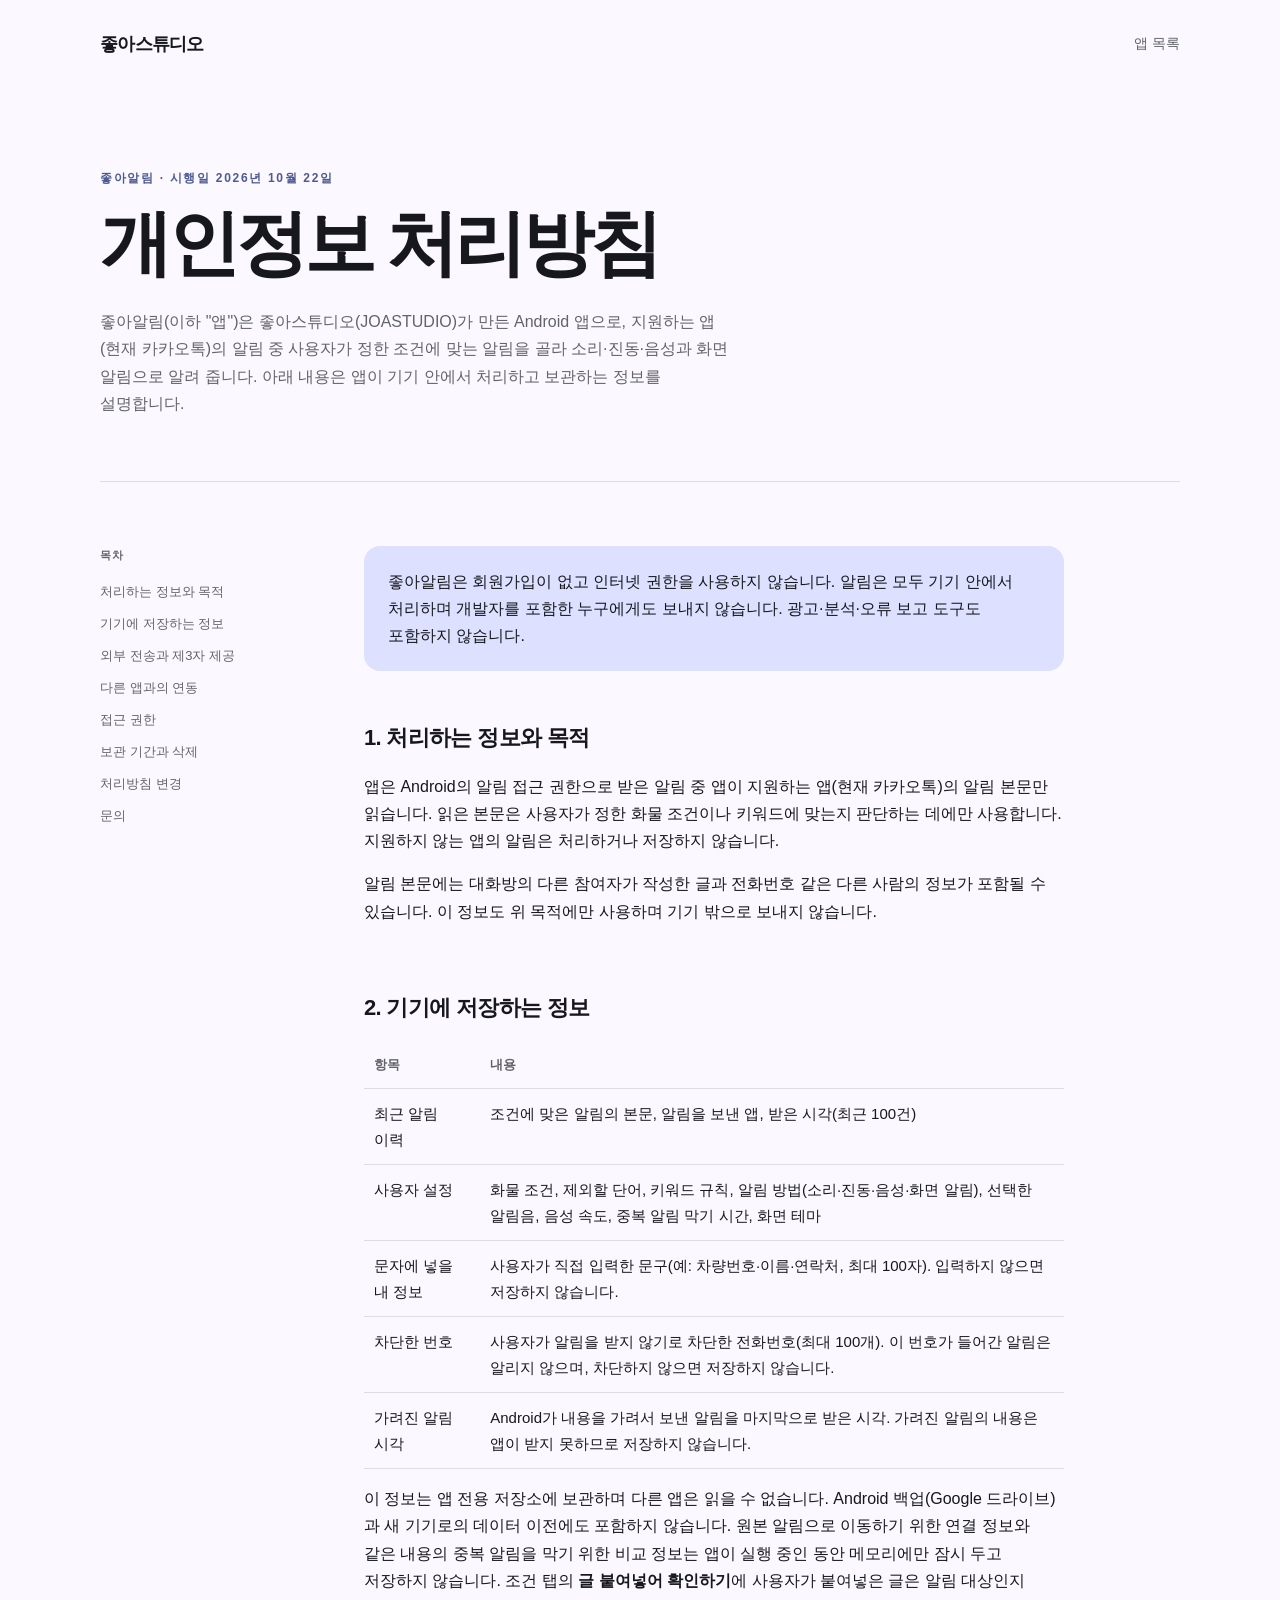
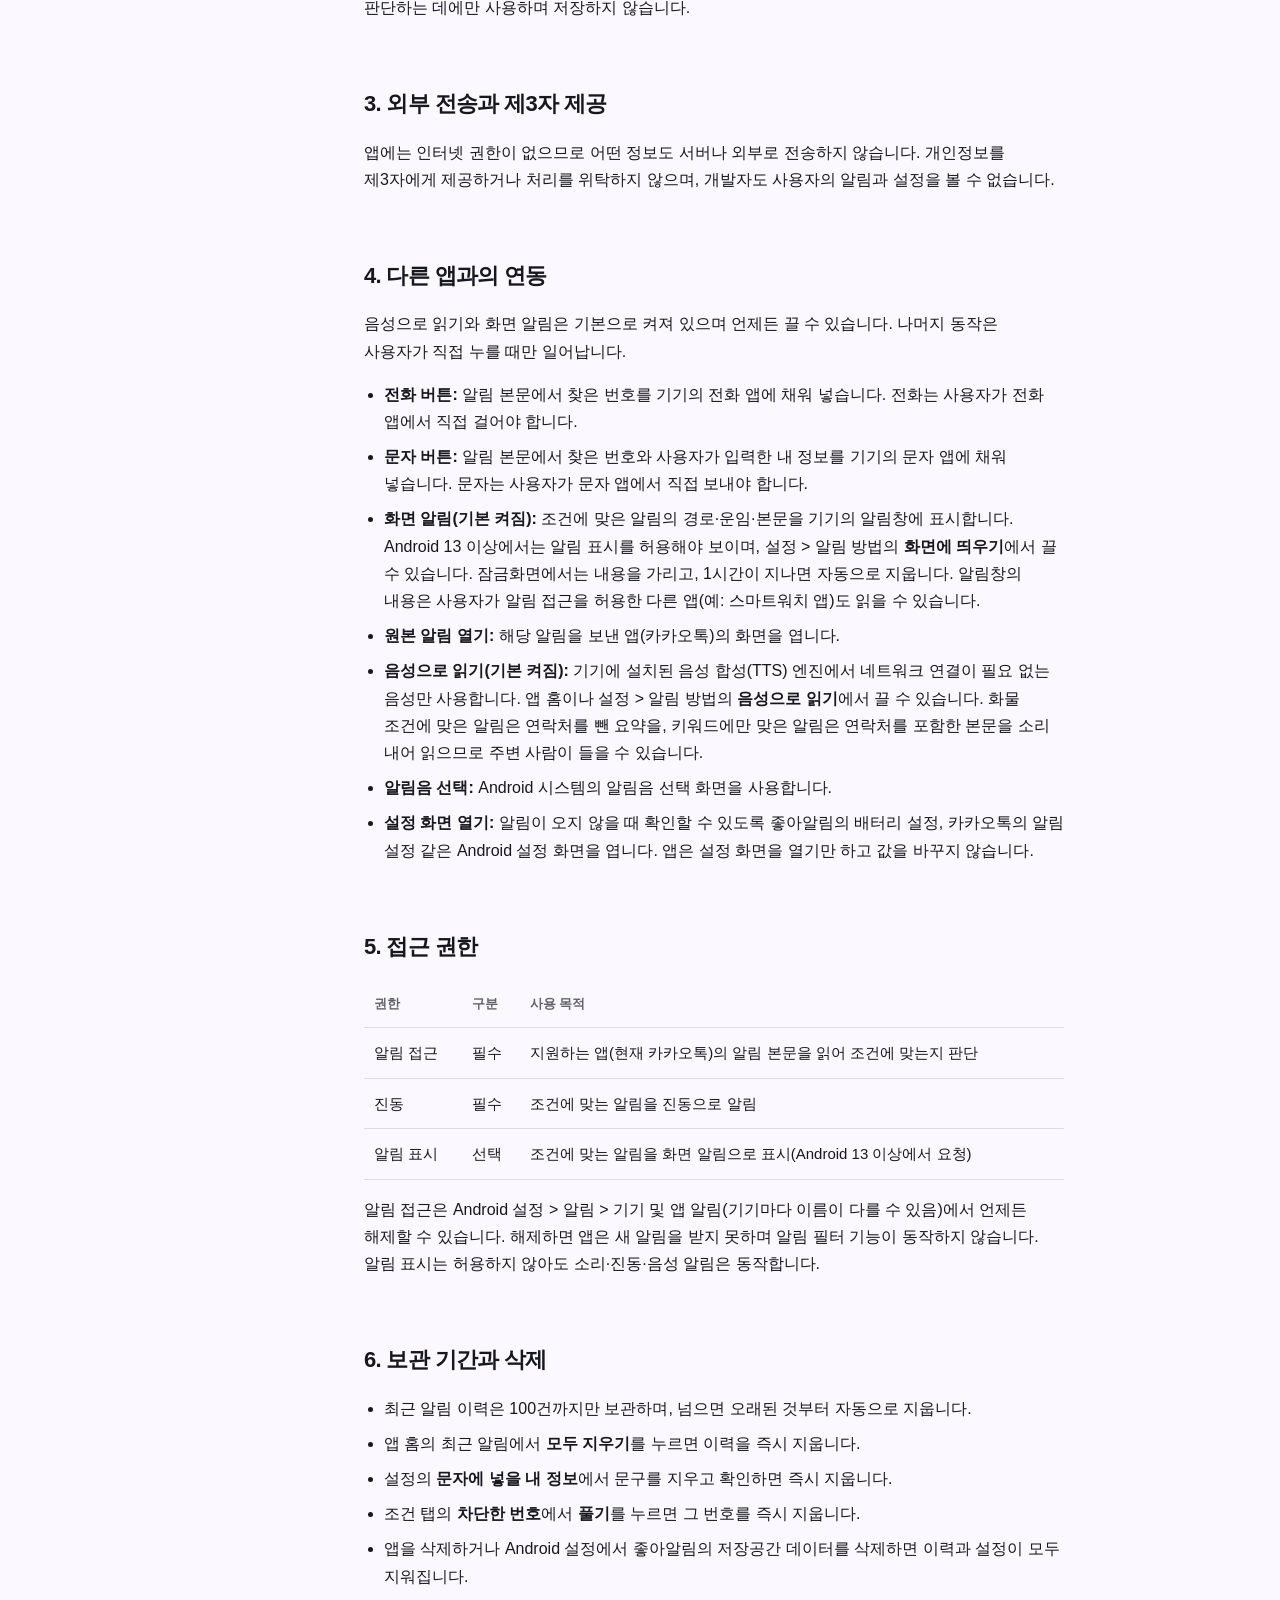
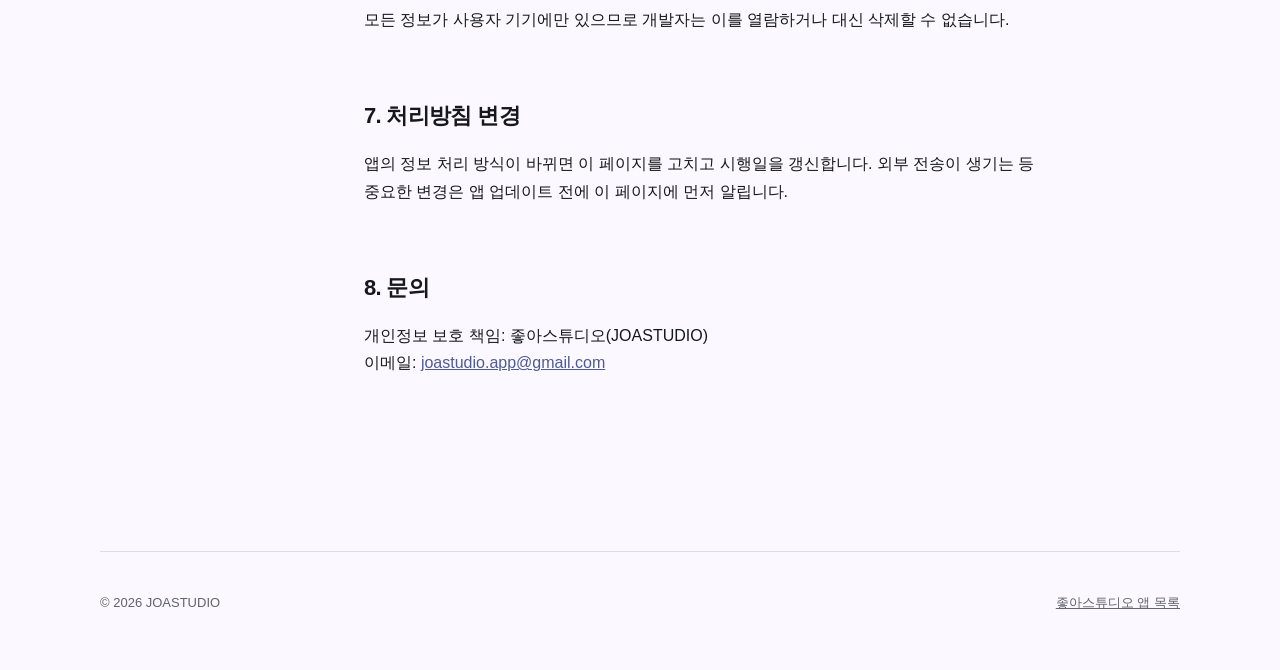
<file: alert/privacy/index.html>
<!doctype html>
<html lang="ko">
<head>
  <meta charset="utf-8">
  <meta name="viewport" content="width=device-width, initial-scale=1">
  <title>개인정보 처리방침 | 좋아알림</title>
  <meta name="description" content="좋아알림이 기기 안에서 처리·보관하는 알림 정보와 접근 권한, 삭제 방법 안내입니다.">
  <link rel="stylesheet" href="/assets/site.css">
</head>
<body>
  <header class="site-header shell">
    <a class="brand" href="/">좋아스튜디오</a>
    <nav aria-label="주요 메뉴">
      <a href="/">앱 목록</a>
    </nav>
  </header>

  <main>
    <header class="page-hero shell">
      <p class="eyebrow">좋아알림 · 시행일 2026년 10월 22일</p>
      <h1>개인정보 처리방침</h1>
      <p>
        좋아알림(이하 "앱")은 좋아스튜디오(JOASTUDIO)가 만든 Android 앱으로,
        지원하는 앱(현재 카카오톡)의 알림 중 사용자가 정한 조건에 맞는 알림을 골라
        소리·진동·음성과 화면 알림으로 알려 줍니다. 아래 내용은 앱이 기기 안에서 처리하고
        보관하는 정보를 설명합니다.
      </p>
    </header>

    <div class="document-layout shell">
      <nav class="document-nav" aria-label="개인정보 처리방침 목차">
        <span>목차</span>
        <a href="#process">처리하는 정보와 목적</a>
        <a href="#storage">기기에 저장하는 정보</a>
        <a href="#transfer">외부 전송과 제3자 제공</a>
        <a href="#integration">다른 앱과의 연동</a>
        <a href="#permissions">접근 권한</a>
        <a href="#retention">보관 기간과 삭제</a>
        <a href="#changes">처리방침 변경</a>
        <a href="#contact">문의</a>
      </nav>

      <article class="document-content">
        <div class="notice-box">
          좋아알림은 회원가입이 없고 인터넷 권한을 사용하지 않습니다. 알림은
          모두 기기 안에서 처리하며 개발자를 포함한 누구에게도 보내지 않습니다.
          광고·분석·오류 보고 도구도 포함하지 않습니다.
        </div>

        <section id="process">
          <h2>1. 처리하는 정보와 목적</h2>
          <p>
            앱은 Android의 알림 접근 권한으로 받은 알림 중 앱이 지원하는
            앱(현재 카카오톡)의 알림 본문만 읽습니다. 읽은 본문은
            사용자가 정한 화물 조건이나 키워드에 맞는지 판단하는 데에만
            사용합니다. 지원하지 않는 앱의 알림은 처리하거나 저장하지 않습니다.
          </p>
          <p>
            알림 본문에는 대화방의 다른 참여자가 작성한 글과 전화번호 같은
            다른 사람의 정보가 포함될 수 있습니다. 이 정보도 위 목적에만
            사용하며 기기 밖으로 보내지 않습니다.
          </p>
        </section>

        <section id="storage">
          <h2>2. 기기에 저장하는 정보</h2>
          <div class="table-wrap">
            <table>
              <thead>
                <tr><th scope="col">항목</th><th scope="col">내용</th></tr>
              </thead>
              <tbody>
                <tr>
                  <td>최근 알림 이력</td>
                  <td>조건에 맞은 알림의 본문, 알림을 보낸 앱, 받은 시각(최근 100건)</td>
                </tr>
                <tr>
                  <td>사용자 설정</td>
                  <td>화물 조건, 제외할 단어, 키워드 규칙, 알림 방법(소리·진동·음성·화면 알림), 선택한 알림음, 음성 속도, 중복 알림 막기 시간, 화면 테마</td>
                </tr>
                <tr>
                  <td>문자에 넣을 내 정보</td>
                  <td>사용자가 직접 입력한 문구(예: 차량번호·이름·연락처, 최대 100자). 입력하지 않으면 저장하지 않습니다.</td>
                </tr>
                <tr>
                  <td>차단한 번호</td>
                  <td>사용자가 알림을 받지 않기로 차단한 전화번호(최대 100개). 이 번호가 들어간 알림은 알리지 않으며, 차단하지 않으면 저장하지 않습니다.</td>
                </tr>
                <tr>
                  <td>가려진 알림 시각</td>
                  <td>Android가 내용을 가려서 보낸 알림을 마지막으로 받은 시각. 가려진 알림의 내용은 앱이 받지 못하므로 저장하지 않습니다.</td>
                </tr>
              </tbody>
            </table>
          </div>
          <p>
            이 정보는 앱 전용 저장소에 보관하며 다른 앱은 읽을 수 없습니다.
            Android 백업(Google 드라이브)과 새 기기로의 데이터 이전에도
            포함하지 않습니다. 원본 알림으로 이동하기 위한 연결 정보와 같은 내용의
            중복 알림을 막기 위한 비교 정보는 앱이 실행 중인 동안 메모리에만
            잠시 두고 저장하지 않습니다. 조건 탭의 <strong>글 붙여넣어 확인하기</strong>에
            사용자가 붙여넣은 글은 알림 대상인지 판단하는 데에만 사용하며 저장하지 않습니다.
          </p>
        </section>

        <section id="transfer">
          <h2>3. 외부 전송과 제3자 제공</h2>
          <p>
            앱에는 인터넷 권한이 없으므로 어떤 정보도 서버나 외부로 전송하지
            않습니다. 개인정보를 제3자에게 제공하거나 처리를 위탁하지 않으며,
            개발자도 사용자의 알림과 설정을 볼 수 없습니다.
          </p>
        </section>

        <section id="integration">
          <h2>4. 다른 앱과의 연동</h2>
          <p>
            음성으로 읽기와 화면 알림은 기본으로 켜져 있으며 언제든 끌 수 있습니다.
            나머지 동작은 사용자가 직접 누를 때만 일어납니다.
          </p>
          <ul>
            <li>
              <strong>전화 버튼:</strong> 알림 본문에서 찾은 번호를 기기의 전화
              앱에 채워 넣습니다. 전화는 사용자가 전화 앱에서 직접 걸어야 합니다.
            </li>
            <li>
              <strong>문자 버튼:</strong> 알림 본문에서 찾은 번호와 사용자가 입력한
              내 정보를 기기의 문자 앱에 채워 넣습니다. 문자는 사용자가 문자 앱에서
              직접 보내야 합니다.
            </li>
            <li>
              <strong>화면 알림(기본 켜짐):</strong> 조건에 맞은 알림의 경로·운임·본문을
              기기의 알림창에 표시합니다. Android 13 이상에서는 알림 표시를 허용해야
              보이며, 설정 &gt; 알림 방법의 <strong>화면에 띄우기</strong>에서 끌 수 있습니다. 잠금화면에서는 내용을 가리고, 1시간이 지나면
              자동으로 지웁니다. 알림창의 내용은 사용자가 알림 접근을 허용한 다른
              앱(예: 스마트워치 앱)도 읽을 수 있습니다.
            </li>
            <li>
              <strong>원본 알림 열기:</strong> 해당 알림을 보낸 앱(카카오톡)의
              화면을 엽니다.
            </li>
            <li>
              <strong>음성으로 읽기(기본 켜짐):</strong> 기기에 설치된 음성 합성(TTS)
              엔진에서 네트워크 연결이 필요 없는 음성만 사용합니다. 앱 홈이나
              설정 &gt; 알림 방법의 <strong>음성으로 읽기</strong>에서 끌 수 있습니다. 화물 조건에
              맞은 알림은 연락처를 뺀 요약을, 키워드에만 맞은 알림은 연락처를
              포함한 본문을 소리 내어 읽으므로 주변 사람이 들을 수 있습니다.
            </li>
            <li>
              <strong>알림음 선택:</strong> Android 시스템의 알림음 선택 화면을
              사용합니다.
            </li>
            <li>
              <strong>설정 화면 열기:</strong> 알림이 오지 않을 때 확인할 수 있도록
              좋아알림의 배터리 설정, 카카오톡의 알림 설정 같은 Android 설정 화면을
              엽니다. 앱은 설정 화면을 열기만 하고 값을 바꾸지 않습니다.
            </li>
          </ul>
        </section>

        <section id="permissions">
          <h2>5. 접근 권한</h2>
          <div class="table-wrap">
            <table>
              <thead>
                <tr><th scope="col">권한</th><th scope="col">구분</th><th scope="col">사용 목적</th></tr>
              </thead>
              <tbody>
                <tr>
                  <td>알림 접근</td>
                  <td>필수</td>
                  <td>지원하는 앱(현재 카카오톡)의 알림 본문을 읽어 조건에 맞는지 판단</td>
                </tr>
                <tr>
                  <td>진동</td>
                  <td>필수</td>
                  <td>조건에 맞는 알림을 진동으로 알림</td>
                </tr>
                <tr>
                  <td>알림 표시</td>
                  <td>선택</td>
                  <td>조건에 맞는 알림을 화면 알림으로 표시(Android 13 이상에서 요청)</td>
                </tr>
              </tbody>
            </table>
          </div>
          <p>
            알림 접근은 Android 설정 &gt; 알림 &gt; 기기 및 앱 알림(기기마다
            이름이 다를 수 있음)에서 언제든 해제할 수 있습니다. 해제하면 앱은
            새 알림을 받지 못하며 알림 필터 기능이 동작하지 않습니다.
            알림 표시는 허용하지 않아도 소리·진동·음성 알림은 동작합니다.
          </p>
        </section>

        <section id="retention">
          <h2>6. 보관 기간과 삭제</h2>
          <ul>
            <li>최근 알림 이력은 100건까지만 보관하며, 넘으면 오래된 것부터 자동으로 지웁니다.</li>
            <li>앱 홈의 최근 알림에서 <strong>모두 지우기</strong>를 누르면 이력을 즉시 지웁니다.</li>
            <li>설정의 <strong>문자에 넣을 내 정보</strong>에서 문구를 지우고 확인하면 즉시 지웁니다.</li>
            <li>조건 탭의 <strong>차단한 번호</strong>에서 <strong>풀기</strong>를 누르면 그 번호를 즉시 지웁니다.</li>
            <li>앱을 삭제하거나 Android 설정에서 좋아알림의 저장공간 데이터를 삭제하면 이력과 설정이 모두 지워집니다.</li>
          </ul>
          <p>
            모든 정보가 사용자 기기에만 있으므로 개발자는 이를 열람하거나 대신
            삭제할 수 없습니다.
          </p>
        </section>

        <section id="changes">
          <h2>7. 처리방침 변경</h2>
          <p>
            앱의 정보 처리 방식이 바뀌면 이 페이지를 고치고 시행일을 갱신합니다.
            외부 전송이 생기는 등 중요한 변경은 앱 업데이트 전에 이 페이지에
            먼저 알립니다.
          </p>
        </section>

        <section id="contact">
          <h2>8. 문의</h2>
          <p>
            개인정보 보호 책임: 좋아스튜디오(JOASTUDIO)<br>
            이메일: <a href="mailto:joastudio.app@gmail.com?subject=좋아알림 개인정보 문의">joastudio.app@gmail.com</a>
          </p>
        </section>
      </article>
    </div>
  </main>

  <footer class="site-footer shell">
    <span>© 2026 JOASTUDIO</span>
    <a href="/">좋아스튜디오 앱 목록</a>
  </footer>
</body>
</html>
</file>
<file: assets/site.css>
/* 좋아스튜디오 공용 스타일. 색은 좋아뷰어 사이트(joastudio/viewer app/globals.css) 토큰을 따른다. */
:root {
  --ink: #17181e;
  --muted: #62636d;
  --paper: #fbf8ff;
  --paper-deep: #f0eef6;
  --surface: #ffffff;
  --line: #dedce6;
  --primary: #4e5b92;
  --primary-soft: #dde1ff;
  --night-indigo: #3d4f86;
  /* 좋아알림 런처 배경(joa-alert-android res/values/colors.xml launcher_background). */
  --alert-brand: #4355b9;
  --serif: ui-serif, "Iowan Old Style", "Noto Serif KR", "Batang", serif;
  --sans: -apple-system, BlinkMacSystemFont, "Apple SD Gothic Neo", "Noto Sans KR", "Malgun Gothic", sans-serif;
}

* {
  box-sizing: border-box;
}

html {
  scroll-behavior: smooth;
}

body {
  margin: 0;
  background: var(--paper);
  color: var(--ink);
  font-family: var(--sans);
  line-height: 1.7;
  -webkit-font-smoothing: antialiased;
  word-break: keep-all;
}

a {
  color: var(--primary);
}

.shell {
  width: min(1080px, calc(100% - 48px));
  margin-inline: auto;
}

.site-header {
  height: 88px;
  display: flex;
  align-items: center;
  justify-content: space-between;
}

.brand {
  color: inherit;
  font-weight: 760;
  font-size: 18px;
  letter-spacing: -0.04em;
  text-decoration: none;
}

.site-header nav {
  display: flex;
  gap: 24px;
  font-size: 14px;
}

.site-header nav a {
  color: var(--muted);
  text-decoration: none;
}

.site-header nav a:hover {
  color: var(--primary);
}

.eyebrow {
  margin: 0 0 18px;
  color: var(--primary);
  font-size: 12px;
  font-weight: 760;
  letter-spacing: 0.14em;
}

.page-hero {
  padding: 80px 0 64px;
  border-bottom: 1px solid var(--line);
}

.page-hero h1 {
  margin: 0;
  font-family: var(--serif);
  font-size: clamp(40px, 6vw, 72px);
  font-weight: 650;
  line-height: 1.08;
  letter-spacing: -0.055em;
}

.page-hero > p:last-child {
  max-width: 640px;
  margin: 24px 0 0;
  color: var(--muted);
}

/* 홈 앱 목록 */
.app-list {
  padding: 64px 0 100px;
  display: grid;
  grid-template-columns: repeat(auto-fill, minmax(300px, 1fr));
  gap: 20px;
}

.app-card {
  padding: 28px;
  display: flex;
  flex-direction: column;
  gap: 16px;
  background: var(--surface);
  border: 1px solid var(--line);
  border-radius: 20px;
}

.app-card header {
  display: flex;
  align-items: center;
  gap: 14px;
}

.app-icon {
  width: 56px;
  height: 56px;
  border-radius: 16px;
  object-fit: cover;
  background: var(--night-indigo);
}

.app-icon.alert {
  background: var(--alert-brand);
}

.app-card h2 {
  margin: 0;
  font-size: 20px;
  letter-spacing: -0.03em;
}

.app-card header span {
  color: var(--muted);
  font-size: 13px;
}

.app-card p {
  margin: 0;
  color: var(--muted);
}

.app-links {
  margin-top: auto;
  display: flex;
  flex-wrap: wrap;
  gap: 8px 18px;
  font-size: 14px;
  font-weight: 650;
}

.badge {
  padding: 2px 10px;
  border-radius: 999px;
  background: var(--paper-deep);
  color: var(--muted);
  font-size: 12px;
  font-weight: 650;
}

/* 문서 페이지 */
.document-layout {
  padding: 64px 0 110px;
  display: grid;
  grid-template-columns: 200px minmax(0, 700px);
  gap: 64px;
}

.document-nav {
  position: sticky;
  top: 32px;
  align-self: start;
  display: flex;
  flex-direction: column;
  gap: 10px;
  font-size: 13px;
}

.document-nav span {
  margin-bottom: 6px;
  color: var(--muted);
  font-size: 11px;
  font-weight: 750;
  letter-spacing: 0.12em;
}

.document-nav a {
  color: var(--muted);
  text-decoration: none;
}

.document-nav a:hover {
  color: var(--primary);
}

.document-content section {
  padding: 0 0 48px;
  scroll-margin-top: 24px;
}

.document-content h2 {
  margin: 0 0 16px;
  font-size: 22px;
  letter-spacing: -0.03em;
}

.document-content ul {
  padding-left: 20px;
}

.document-content li + li {
  margin-top: 8px;
}

.notice-box {
  margin-bottom: 48px;
  padding: 22px 24px;
  border-radius: 16px;
  background: var(--primary-soft);
}

.table-wrap {
  overflow-x: auto;
}

table {
  width: 100%;
  border-collapse: collapse;
  font-size: 15px;
}

th,
td {
  padding: 12px 10px;
  border-bottom: 1px solid var(--line);
  text-align: left;
  vertical-align: top;
}

th {
  color: var(--muted);
  font-size: 13px;
  font-weight: 700;
}

.site-footer {
  padding: 40px 0 56px;
  display: flex;
  flex-wrap: wrap;
  justify-content: space-between;
  gap: 12px;
  border-top: 1px solid var(--line);
  color: var(--muted);
  font-size: 13px;
}

.site-footer a {
  color: inherit;
}

@media (max-width: 760px) {
  .shell {
    width: calc(100% - 32px);
  }

  .site-header {
    height: 72px;
  }

  .page-hero {
    padding: 48px 0 40px;
  }

  .document-layout {
    padding-top: 40px;
    grid-template-columns: minmax(0, 1fr);
    gap: 32px;
  }

  .document-nav {
    position: static;
  }

  .app-list {
    grid-template-columns: minmax(0, 1fr);
  }
}
</file>
